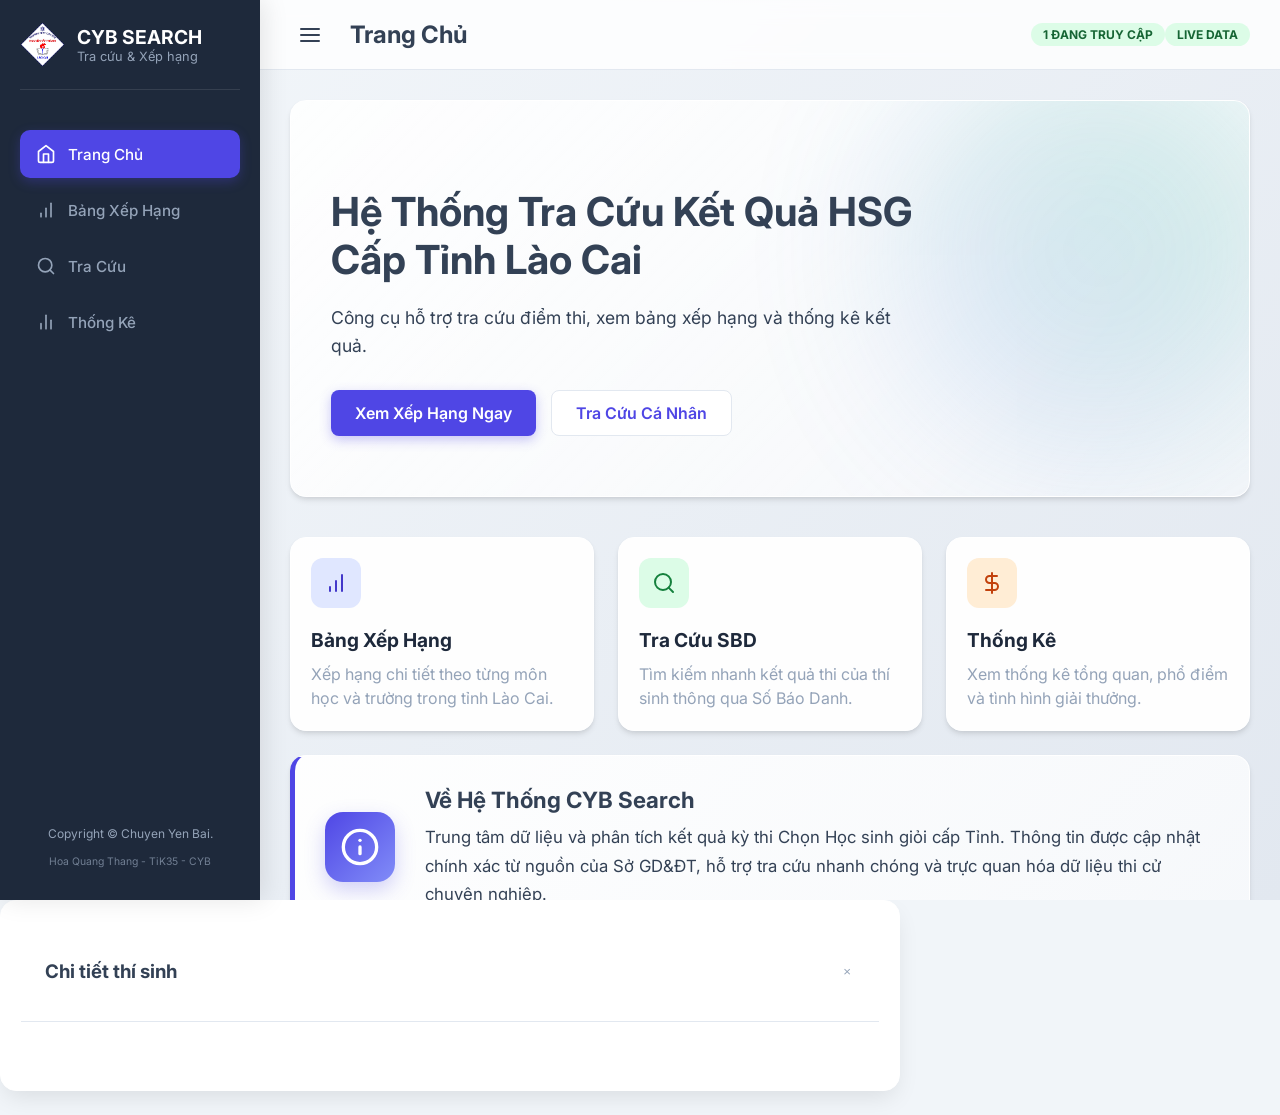
<file: static/home.html>
<!DOCTYPE html>
<html lang="vi">

<head>
    <meta charset="UTF-8">
    <meta name="viewport" content="width=device-width, initial-scale=1.0">
    <title>Trang Chủ - HSGQG Dashboard</title>
    <link href="https://fonts.googleapis.com/css2?family=Inter:wght@400;500;600;700&display=swap" rel="stylesheet">
    <link rel="stylesheet" href="/static/style.css">
</head>

<body>
    <div class="app-container">
        <!-- Sidebar -->
        <aside class="sidebar" id="sidebar">
            <div class="brand">
                <div class="brand-icon" style="padding: 0; background: transparent;">
                    <img src="/static/logo_cyb.png" alt="Logo"
                        style="width: 100%; height: 100%; object-fit: contain; border-radius: 12px;">
                </div>
                <div class="brand-text">
                    <h2>CYB SEARCH</h2>
                    <p>Tra cứu & Xếp hạng</p>
                </div>
            </div>

            <nav class="nav-menu">
                <a href="/" class="nav-item active" title="Trang Chủ">
                    <span class="icon">
                        <svg xmlns="http://www.w3.org/2000/svg" width="20" height="20" viewBox="0 0 24 24" fill="none"
                            stroke="currentColor" stroke-width="2" stroke-linecap="round" stroke-linejoin="round">
                            <path d="m3 9 9-7 9 7v11a2 2 0 0 1-2 2H5a2 2 0 0 1-2-2z" />
                            <polyline points="9 22 9 12 15 12 15 22" />
                        </svg>
                    </span>
                    <span class="label">Trang Chủ</span>
                </a>
                <a href="/ranking" class="nav-item" title="Bảng Xếp Hạng">
                    <span class="icon">
                        <svg xmlns="http://www.w3.org/2000/svg" width="20" height="20" viewBox="0 0 24 24" fill="none"
                            stroke="currentColor" stroke-width="2" stroke-linecap="round" stroke-linejoin="round">
                            <line x1="12" y1="20" x2="12" y2="10" />
                            <line x1="18" y1="20" x2="18" y2="4" />
                            <line x1="6" y1="20" x2="6" y2="16" />
                        </svg>
                    </span>
                    <span class="label">Bảng Xếp Hạng</span>
                </a>
                <a href="/search" class="nav-item" title="Tra Cứu">
                    <span class="icon">
                        <svg xmlns="http://www.w3.org/2000/svg" width="20" height="20" viewBox="0 0 24 24" fill="none"
                            stroke="currentColor" stroke-width="2" stroke-linecap="round" stroke-linejoin="round">
                            <circle cx="11" cy="11" r="8" />
                            <line x1="21" y1="21" x2="16.65" y2="16.65" />
                        </svg>
                    </span>
                    <span class="label">Tra Cứu</span>
                </a>
                <a href="/stats" class="nav-item" title="Thống Kê">
                    <span class="icon">
                        <svg xmlns="http://www.w3.org/2000/svg" width="20" height="20" viewBox="0 0 24 24" fill="none"
                            stroke="currentColor" stroke-width="2" stroke-linecap="round" stroke-linejoin="round">
                            <line x1="18" y1="20" x2="18" y2="10"></line>
                            <line x1="12" y1="20" x2="12" y2="4"></line>
                            <line x1="6" y1="20" x2="6" y2="14"></line>
                        </svg>
                    </span>
                    <span class="label">Thống Kê</span>
                </a>
            </nav>

            <div class="sidebar-footer">
                <p class="footer-text">Copyright © Chuyen Yen Bai.</p>
                <p class="footer-text" style="font-size: 0.65rem; margin-top: 2px; opacity: 0.7;">Hoa Quang Thang -
                    TiK35 - CYB</p>
            </div>
        </aside>

        <!-- Main Content -->
        <main class="main-content">
            <header class="top-bar">
                <div class="left-header">
                    <button id="toggle-sidebar" class="icon-btn">
                        <svg width="24" height="24" viewBox="0 0 24 24" fill="none" stroke="currentColor"
                            stroke-width="2" stroke-linecap="round" stroke-linejoin="round">
                            <line x1="3" y1="12" x2="21" y2="12"></line>
                            <line x1="3" y1="6" x2="21" y2="6"></line>
                            <line x1="3" y1="18" x2="21" y2="18"></line>
                        </svg>
                    </button>
                    <h2 id="page-title">Trang Chủ</h2>
                </div>
                <div class="user-info" style="display:flex; align-items:center">
                    <span class="badge online-badge">
                        <span class="online-indicator"></span>
                        <span id="online-count">1</span> đang truy cập
                    </span>
                    <span class="badge">Live Data</span>
                </div>
            </header>

            <div class="content-view active-view">
                <div class="intro-hero glass-panel">
                    <div class="hero-content">
                        <h1>Hệ Thống Tra Cứu Kết Quả HSG Cấp Tỉnh Lào Cai</h1>
                        <p>Công cụ hỗ trợ tra cứu điểm thi, xem bảng xếp hạng và thống kê kết quả.</p>
                        <div class="hero-actions">
                            <a href="/ranking" class="btn primary-btn" style="text-decoration:none">Xem Xếp Hạng
                                Ngay</a>
                            <a href="/search" class="btn secondary-btn" style="text-decoration:none">Tra Cứu Cá Nhân</a>
                        </div>
                    </div>
                    <div class="hero-decoration">
                        <div class="blob"></div>
                    </div>
                </div>

                <div class="features-grid">
                    <a href="/ranking" class="feature-card glass-panel"
                        style="text-decoration:none; color:inherit; cursor:pointer">
                        <div class="feature-icon" style="background: #e0e7ff; color: #4338ca;">
                            <svg xmlns="http://www.w3.org/2000/svg" width="24" height="24" viewBox="0 0 24 24"
                                fill="none" stroke="currentColor" stroke-width="2" stroke-linecap="round"
                                stroke-linejoin="round">
                                <line x1="12" y1="20" x2="12" y2="10" />
                                <line x1="18" y1="20" x2="18" y2="4" />
                                <line x1="6" y1="20" x2="6" y2="16" />
                            </svg>
                        </div>
                        <h3>Bảng Xếp Hạng</h3>
                        <p>Xếp hạng chi tiết theo từng môn học và trường trong tỉnh Lào Cai.</p>
                    </a>
                    <a href="/search" class="feature-card glass-panel"
                        style="text-decoration:none; color:inherit; cursor:pointer">
                        <div class="feature-icon" style="background: #dcfce7; color: #15803d;">
                            <svg xmlns="http://www.w3.org/2000/svg" width="24" height="24" viewBox="0 0 24 24"
                                fill="none" stroke="currentColor" stroke-width="2" stroke-linecap="round"
                                stroke-linejoin="round">
                                <circle cx="11" cy="11" r="8" />
                                <line x1="21" y1="21" x2="16.65" y2="16.65" />
                            </svg>
                        </div>
                        <h3>Tra Cứu SBD</h3>
                        <p>Tìm kiếm nhanh kết quả thi của thí sinh thông qua Số Báo Danh.</p>
                    </a>
                    <a href="/stats" class="feature-card glass-panel"
                        style="text-decoration:none; color:inherit; cursor:pointer">
                        <div class="feature-icon" style="background: #ffedd5; color: #c2410c;">
                            <svg xmlns="http://www.w3.org/2000/svg" width="24" height="24" viewBox="0 0 24 24"
                                fill="none" stroke="currentColor" stroke-width="2" stroke-linecap="round"
                                stroke-linejoin="round">
                                <path d="M12 2v20" />
                                <path d="M17 5H9.5a3.5 3.5 0 0 0 0 7h5a3.5 3.5 0 0 1 0 7H6" />
                            </svg>
                        </div>
                        <h3>Thống Kê</h3>
                        <p>Xem thống kê tổng quan, phổ điểm và tình hình giải thưởng.</p>
                    </a>
                </div>

                <!-- System Info Banner -->
                <div class="system-banner glass-panel">
                    <div class="banner-icon">
                        <svg xmlns="http://www.w3.org/2000/svg" width="40" height="40" viewBox="0 0 24 24" fill="none"
                            stroke="currentColor" stroke-width="2" stroke-linecap="round" stroke-linejoin="round">
                            <circle cx="12" cy="12" r="10"></circle>
                            <path d="M12 16v-4"></path>
                            <path d="M12 8h.01"></path>
                        </svg>
                    </div>
                    <div class="banner-content">
                        <h3>Về Hệ Thống CYB Search</h3>
                        <p>Trung tâm dữ liệu và phân tích kết quả kỳ thi Chọn Học sinh giỏi cấp Tỉnh. Thông tin được cập nhật chính xác từ nguồn của Sở GD&ĐT, hỗ trợ tra cứu nhanh chóng và trực quan hóa dữ liệu thi cử chuyên nghiệp.</p>
                    </div>
                </div>

                <!-- Quick Stats Overview -->
                <div class="stats-overview">
                    <h2 class="section-title">Tổng Quan Thống Kê</h2>
                    <div class="stats-grid-home">
                        <div class="stat-card glass-panel">
                            <div class="stat-icon"
                                style="background: linear-gradient(135deg, #667eea 0%, #764ba2 100%);">
                                <svg xmlns="http://www.w3.org/2000/svg" width="24" height="24" viewBox="0 0 24 24"
                                    fill="none" stroke="currentColor" stroke-width="2">
                                    <path d="M17 21v-2a4 4 0 0 0-4-4H5a4 4 0 0 0-4 4v2"></path>
                                    <circle cx="9" cy="7" r="4"></circle>
                                    <path d="M23 21v-2a4 4 0 0 0-3-3.87"></path>
                                    <path d="M16 3.13a4 4 0 0 1 0 7.75"></path>
                                </svg>
                            </div>
                            <div class="stat-info">
                                <div class="stat-label">Tổng Thí Sinh</div>
                                <div class="stat-value">3,000+</div>
                            </div>
                        </div>

                        <div class="stat-card glass-panel">
                            <div class="stat-icon"
                                style="background: linear-gradient(135deg, #f093fb 0%, #f5576c 100%);">
                                <svg xmlns="http://www.w3.org/2000/svg" width="24" height="24" viewBox="0 0 24 24" fill="none" stroke="currentColor" stroke-width="2" stroke-linecap="round" stroke-linejoin="round">
                                    <path d="M2 3h6a4 4 0 0 1 4 4v14a3 3 0 0 0-3-3H2z"/>
                                    <path d="M22 3h-6a4 4 0 0 0-4 4v14a3 3 0 0 1 3-3h7z"/>
                                </svg>
                            </div>
                            <div class="stat-info">
                                <div class="stat-label">Số Môn Thi</div>
                                <div class="stat-value">14</div>
                            </div>
                        </div>

                        <div class="stat-card glass-panel">
                            <div class="stat-icon"
                                style="background: linear-gradient(135deg, #4facfe 0%, #00f2fe 100%);">
                                <svg xmlns="http://www.w3.org/2000/svg" width="24" height="24" viewBox="0 0 24 24" fill="none" stroke="currentColor" stroke-width="2" stroke-linecap="round" stroke-linejoin="round">
                                    <path d="M20 10c0 6-8 12-8 12s-8-6-8-12a8 8 0 0 1 16 0Z"/>
                                    <circle cx="12" cy="10" r="3"/>
                                </svg>
                            </div>
                            <div class="stat-info">
                                <div class="stat-label">Đơn Vị</div>
                                <div class="stat-value">Lào Cai</div>
                            </div>
                        </div>

                        <div class="stat-card glass-panel">
                            <div class="stat-icon"
                                style="background: linear-gradient(135deg, #43e97b 0%, #38f9d7 100%);">
                                <svg xmlns="http://www.w3.org/2000/svg" width="24" height="24" viewBox="0 0 24 24" fill="none" stroke="currentColor" stroke-width="2" stroke-linecap="round" stroke-linejoin="round">
                                    <circle cx="12" cy="8" r="7"/>
                                    <polyline points="8.21 13.89 7 23 12 20 17 23 15.79 13.88"/>
                                </svg>
                            </div>
                            <div class="stat-info">
                                <div class="stat-label">Số Lượng Giải</div>
                                <div class="stat-value">1,000+</div>
                            </div>
                        </div>
                    </div>
                </div>

                <!-- About Section -->
                <div class="about-section glass-panel">
                    <h2 class="section-title">Về Kỳ Thi HSG Tỉnh Lào Cai</h2>
                    <div class="about-content">
                        <div class="about-text">
                            <p><strong>Kỳ thi Học sinh giỏi cấp Tỉnh</strong> là kỳ thi quan trọng trong hệ thống
                                giáo dục phổ thông, nhằm tìm kiếm và bồi dưỡng những học sinh xuất sắc nhất của tỉnh Lào
                                Cai.</p>
                            <p>Đây là sân chơi học thuật uy tín, nơi các em học sinh có cơ hội thể hiện năng lực và
                                được công nhận tài năng trong các môn học.</p>
                            <ul class="about-features">
                                <li>
                                    <svg width="20" height="20" viewBox="0 0 24 24" fill="none" stroke="currentColor"
                                        stroke-width="2">
                                        <polyline points="20 6 9 17 4 12"></polyline>
                                    </svg>
                                    <span>Tổ chức hàng năm cho học sinh THPT</span>
                                </li>
                                <li>
                                    <svg width="20" height="20" viewBox="0 0 24 24" fill="none" stroke="currentColor"
                                        stroke-width="2">
                                        <polyline points="20 6 9 17 4 12"></polyline>
                                    </svg>
                                    <span>14 môn thi từ khoa học tự nhiên đến xã hội</span>
                                </li>
                                <li>
                                    <svg width="20" height="20" viewBox="0 0 24 24" fill="none" stroke="currentColor"
                                        stroke-width="2">
                                        <polyline points="20 6 9 17 4 12"></polyline>
                                    </svg>
                                    <span>Học sinh xuất sắc được xét tuyển vào các trường chuyên</span>
                                </li>
                            </ul>
                        </div>
                    </div>
                </div>

                <!-- Developer Info -->
                <div class="developer-section glass-panel">
                    <div class="developer-header">
                        <div class="developer-icon">
                            <svg xmlns="http://www.w3.org/2000/svg" width="28" height="28" viewBox="0 0 24 24"
                                fill="none" stroke="currentColor" stroke-width="2">
                                <polyline points="16 18 22 12 16 6"></polyline>
                                <polyline points="8 6 2 12 8 18"></polyline>
                            </svg>
                        </div>
                        <h3>Hệ Thống Được Phát Triển Bởi</h3>
                    </div>
                    <div class="developer-content">
                        <div class="developer-info">
                            <h4>Hòa Quang Thắng</h4>
                            <p class="developer-role">Developer & Data Analyst</p>
                            <p class="developer-school">Học Sinh Trường THPT Chuyên Nguyễn Tất Thành - Tỉnh Lào Cai</p>
                        </div>
                        <div class="developer-links">
                            <a href="https://github.com/HoaThang34" target="_blank" rel="noopener" class="social-link"
                                title="GitHub">
                                <svg width="20" height="20" viewBox="0 0 24 24" fill="currentColor">
                                    <path
                                        d="M12 0c-6.626 0-12 5.373-12 12 0 5.302 3.438 9.8 8.207 11.387.599.111.793-.261.793-.577v-2.234c-3.338.726-4.033-1.416-4.033-1.416-.546-1.387-1.333-1.756-1.333-1.756-1.089-.745.083-.729.083-.729 1.205.084 1.839 1.237 1.839 1.237 1.07 1.834 2.807 1.304 3.492.997.107-.775.418-1.305.762-1.604-2.665-.305-5.467-1.334-5.467-5.931 0-1.311.469-2.381 1.236-3.221-.124-.303-.535-1.524.117-3.176 0 0 1.008-.322 3.301 1.23.957-.266 1.983-.399 3.003-.404 1.02.005 2.047.138 3.006.404 2.291-1.552 3.297-1.23 3.297-1.23.653 1.653.242 2.874.118 3.176.77.84 1.235 1.911 1.235 3.221 0 4.609-2.807 5.624-5.479 5.921.43.372.823 1.102.823 2.222v3.293c0 .319.192.694.801.576 4.765-1.589 8.199-6.086 8.199-11.386 0-6.627-5.373-12-12-12z" />
                                </svg>
                            </a>
                            <a href="https://www.facebook.com/ThGThanG.734" target="_blank" rel="noopener"
                                class="social-link" title="Facebook">
                                <svg width="20" height="20" viewBox="0 0 24 24" fill="currentColor">
                                    <path
                                        d="M24 12.073c0-6.627-5.373-12-12-12s-12 5.373-12 12c0 5.99 4.388 10.954 10.125 11.854v-8.385H7.078v-3.47h3.047V9.43c0-3.007 1.792-4.669 4.533-4.669 1.312 0 2.686.235 2.686.235v2.953H15.83c-1.491 0-1.956.925-1.956 1.874v2.25h3.328l-.532 3.47h-2.796v8.385C19.612 23.027 24 18.062 24 12.073z" />
                                </svg>
                            </a>
                            <a href="hoathang34.09@gmail.com" class="social-link" title="Email">
                                <svg width="20" height="20" viewBox="0 0 24 24" fill="none" stroke="currentColor"
                                    stroke-width="2">
                                    <path
                                        d="M4 4h16c1.1 0 2 .9 2 2v12c0 1.1-.9 2-2 2H4c-1.1 0-2-.9-2-2V6c0-1.1.9-2 2-2z">
                                    </path>
                                    <polyline points="22,6 12,13 2,6"></polyline>
                                </svg>
                            </a>
                        </div>
                    </div>
                    <div class="developer-footer">
                        <p>💡 Hệ thống được xây dựng với mục đích hỗ trợ tra cứu thông tin kết quả thi HSG cấp tỉnh một
                            cách nhanh chóng và tiện lợi.</p>
                    </div>
                </div>
            </div>
        </main>
    </div>

    <!-- Popup Notification -->
    <div id="updateNotification" class="notification-popup">
        <div class="notification-content">
            <div class="notification-header">
                <div class="notification-icon">
                    <svg xmlns="http://www.w3.org/2000/svg" width="28" height="28" viewBox="0 0 24 24" fill="none"
                        stroke="currentColor" stroke-width="2" stroke-linecap="round" stroke-linejoin="round">
                        <circle cx="12" cy="12" r="10"></circle>
                        <line x1="12" y1="16" x2="12" y2="12"></line>
                        <line x1="12" y1="8" x2="12.01" y2="8"></line>
                    </svg>
                </div>
                <button id="closeNotification" class="close-notification-btn" aria-label="Đóng thông báo">
                    <svg xmlns="http://www.w3.org/2000/svg" width="24" height="24" viewBox="0 0 24 24" fill="none"
                        stroke="currentColor" stroke-width="2" stroke-linecap="round" stroke-linejoin="round">
                        <line x1="18" y1="6" x2="6" y2="18"></line>
                        <line x1="6" y1="6" x2="18" y2="18"></line>
                    </svg>
                </button>
            </div>
            <div class="notification-body">
                <h3>Thông Báo Cập Nhật</h3>
                <p>Hệ thống đã hoàn tất cập nhật <strong>kết quả thi HSG cấp tỉnh Lào Cai</strong>.</p>
                <p><strong>Cập Nhật Mới:</strong> Đã cập nhật đầy đủ giải thưởng (Nhất, Nhì, Ba, Khuyến Khích) dựa trên bảng điểm chuẩn chính thức.</p>
                <p class="notification-detail">Bạn có thể tra cứu kết quả đầy đủ tại trang Tra Cứu hoặc xem Bảng Xếp
                    Hạng.</p>
            </div>
            <div class="notification-footer">
                <button id="dismissNotification" class="btn-dismiss">Đã hiểu</button>
            </div>
        </div>
    </div>

    <script src="/static/script.js"></script>
</body>

</html>
</file>
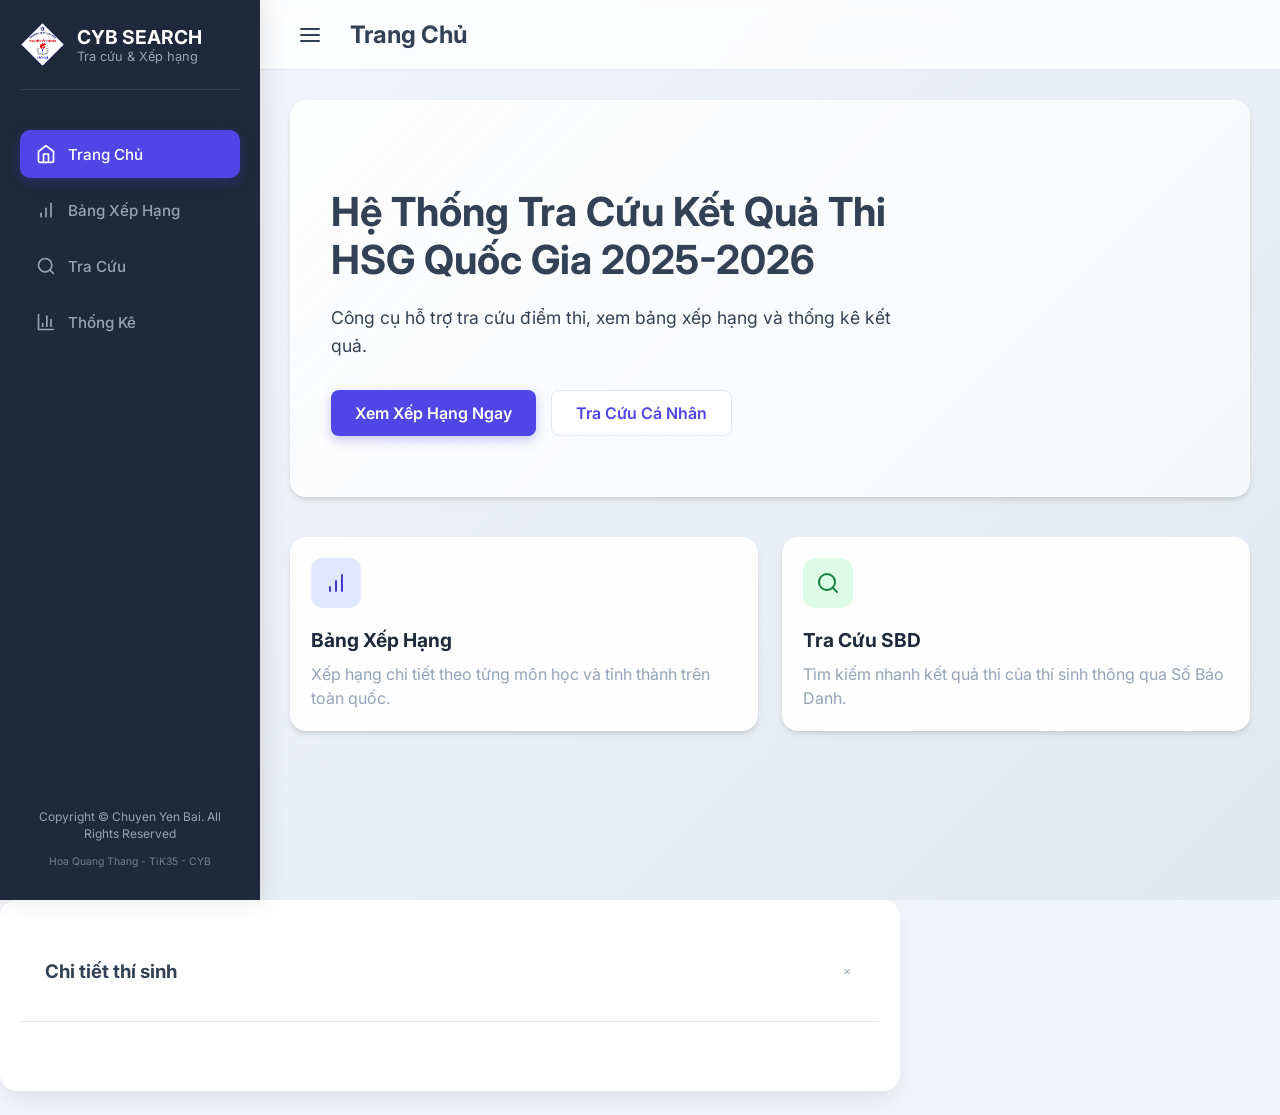
<file: static/intro.html>
<!DOCTYPE html>
<html lang="vi">

<head>
    <meta charset="UTF-8">
    <meta name="viewport" content="width=device-width, initial-scale=1.0">
    <title>Trang Chủ - CYB SEARCH</title>
    <link href="https://fonts.googleapis.com/css2?family=Inter:wght@400;500;600;700&display=swap" rel="stylesheet">
    <link rel="stylesheet" href="/static/style.css">
</head>

<body>
    <div class="app-container">
        <!-- Sidebar -->
        <aside class="sidebar" id="sidebar">
            <div class="brand">
                <div class="brand-icon" style="padding: 0; background: transparent;">
                    <img src="/static/logo_cyb.png" alt="Logo"
                        style="width: 100%; height: 100%; object-fit: contain; border-radius: 12px;">
                </div>
                <div class="brand-text">
                    <h2>CYB SEARCH</h2>
                    <p>Tra cứu & Xếp hạng</p>
                </div>
            </div>

            <nav class="nav-menu">
                <a href="/" class="nav-item active" title="Trang Chủ">
                    <span class="icon">
                        <svg xmlns="http://www.w3.org/2000/svg" width="20" height="20" viewBox="0 0 24 24" fill="none"
                            stroke="currentColor" stroke-width="2" stroke-linecap="round" stroke-linejoin="round">
                            <path d="m3 9 9-7 9 7v11a2 2 0 0 1-2 2H5a2 2 0 0 1-2-2z" />
                            <polyline points="9 22 9 12 15 12 15 22" />
                        </svg>
                    </span>
                    <span class="label">Trang Chủ</span>
                </a>
                <a href="/ranking" class="nav-item" title="Bảng Xếp Hạng">
                    <span class="icon">
                        <svg xmlns="http://www.w3.org/2000/svg" width="20" height="20" viewBox="0 0 24 24" fill="none"
                            stroke="currentColor" stroke-width="2" stroke-linecap="round" stroke-linejoin="round">
                            <line x1="12" y1="20" x2="12" y2="10" />
                            <line x1="18" y1="20" x2="18" y2="4" />
                            <line x1="6" y1="20" x2="6" y2="16" />
                        </svg>
                    </span>
                    <span class="label">Bảng Xếp Hạng</span>
                </a>
                <a href="/search" class="nav-item" title="Tra Cứu">
                    <span class="icon">
                        <svg xmlns="http://www.w3.org/2000/svg" width="20" height="20" viewBox="0 0 24 24" fill="none"
                            stroke="currentColor" stroke-width="2" stroke-linecap="round" stroke-linejoin="round">
                            <circle cx="11" cy="11" r="8" />
                            <line x1="21" y1="21" x2="16.65" y2="16.65" />
                        </svg>
                    </span>
                    <span class="label">Tra Cứu</span>
                </a>
                <a href="/stats" class="nav-item" title="Thống Kê">
                    <span class="icon">
                        <svg xmlns="http://www.w3.org/2000/svg" width="20" height="20" viewBox="0 0 24 24" fill="none"
                            stroke="currentColor" stroke-width="2" stroke-linecap="round" stroke-linejoin="round">
                            <path d="M3 3v18h18" />
                            <path d="M18 17V9" />
                            <path d="M13 17V5" />
                            <path d="M8 17v-3" />
                        </svg>
                    </span>
                    <span class="label">Thống Kê</span>
                </a>
            </nav>

            <div class="sidebar-footer">
                <p class="footer-text">Copyright © Chuyen Yen Bai. All Rights Reserved</p>
                <p class="footer-text" style="font-size: 0.65rem; margin-top: 2px; opacity: 0.7;">Hoa Quang Thang -
                    TiK35 - CYB</p>
            </div>
        </aside>

        <!-- Main Content -->
        <main class="main-content">
            <header class="top-bar">
                <div class="left-header">
                    <button id="toggle-sidebar" class="icon-btn">
                        <svg width="24" height="24" viewBox="0 0 24 24" fill="none" stroke="currentColor"
                            stroke-width="2" stroke-linecap="round" stroke-linejoin="round">
                            <line x1="3" y1="12" x2="21" y2="12"></line>
                            <line x1="3" y1="6" x2="21" y2="6"></line>
                            <line x1="3" y1="18" x2="21" y2="18"></line>
                        </svg>
                    </button>
                    <h2 id="page-title">Trang Chủ</h2>
                </div>
            </header>

            <div class="content-view active-view">
                <div class="intro-hero glass-panel">
                    <div class="hero-content">
                        <h1>Hệ Thống Tra Cứu Kết Quả Thi HSG Quốc Gia 2025-2026</h1>
                        <p>Công cụ hỗ trợ tra cứu điểm thi, xem bảng xếp hạng và thống kê kết quả.</p>
                        <div class="hero-actions">
                            <a href="/ranking" class="btn primary-btn">Xem Xếp Hạng Ngay</a>
                            <a href="/search" class="btn secondary-btn">Tra Cứu Cá Nhân</a>
                        </div>
                    </div>
                </div>

                <div class="features-grid">
                    <a href="/ranking" class="feature-card glass-panel" style="text-decoration: none; display: block;">
                        <div class="feature-icon" style="background: #e0e7ff; color: #4338ca;">
                            <svg xmlns="http://www.w3.org/2000/svg" width="24" height="24" viewBox="0 0 24 24"
                                fill="none" stroke="currentColor" stroke-width="2" stroke-linecap="round"
                                stroke-linejoin="round">
                                <line x1="12" y1="20" x2="12" y2="10" />
                                <line x1="18" y1="20" x2="18" y2="4" />
                                <line x1="6" y1="20" x2="6" y2="16" />
                            </svg>
                        </div>
                        <h3>Bảng Xếp Hạng</h3>
                        <p>Xếp hạng chi tiết theo từng môn học và tỉnh thành trên toàn quốc.</p>
                    </a>
                    <a href="/search" class="feature-card glass-panel" style="text-decoration: none; display: block;">
                        <div class="feature-icon" style="background: #dcfce7; color: #15803d;">
                            <svg xmlns="http://www.w3.org/2000/svg" width="24" height="24" viewBox="0 0 24 24"
                                fill="none" stroke="currentColor" stroke-width="2" stroke-linecap="round"
                                stroke-linejoin="round">
                                <circle cx="11" cy="11" r="8" />
                                <line x1="21" y1="21" x2="16.65" y2="16.65" />
                            </svg>
                        </div>
                        <h3>Tra Cứu SBD</h3>
                        <p>Tìm kiếm nhanh kết quả thi của thí sinh thông qua Số Báo Danh.</p>
                    </a>
                </div>
            </div>
        </main>
    </div>
    <script src="/static/script.js"></script>
</body>

</html>
</file>
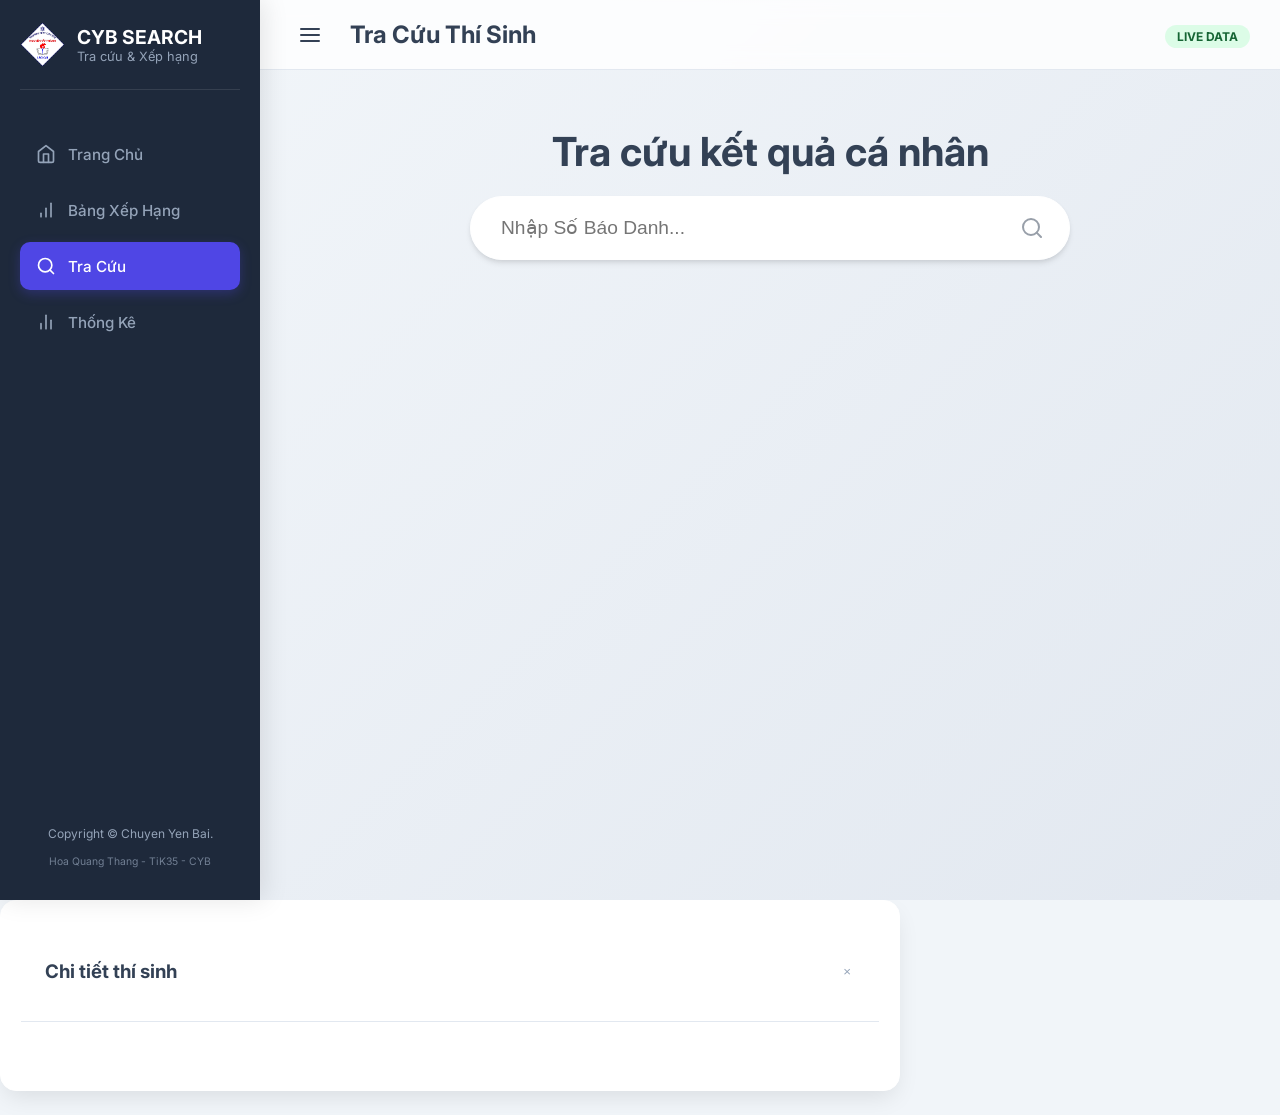
<file: static/search.html>
<!DOCTYPE html>
<html lang="vi">

<head>
    <meta charset="UTF-8">
    <meta name="viewport" content="width=device-width, initial-scale=1.0">
    <title>Tra Cứu - HSGQG Dashboard</title>
    <link href="https://fonts.googleapis.com/css2?family=Inter:wght@400;500;600;700&display=swap" rel="stylesheet">
    <link rel="stylesheet" href="/static/style.css">
</head>

<body>
    <div class="app-container">
        <!-- Sidebar -->
        <aside class="sidebar" id="sidebar">
            <div class="brand">
                <div class="brand-icon" style="padding: 0; background: transparent;">
                    <img src="/static/logo_cyb.png" alt="Logo"
                        style="width: 100%; height: 100%; object-fit: contain; border-radius: 12px;">
                </div>
                <div class="brand-text">
                    <h2>CYB SEARCH</h2>
                    <p>Tra cứu & Xếp hạng</p>
                </div>
            </div>

            <nav class="nav-menu">
                <a href="/" class="nav-item" title="Trang Chủ">
                    <span class="icon">
                        <svg xmlns="http://www.w3.org/2000/svg" width="20" height="20" viewBox="0 0 24 24" fill="none"
                            stroke="currentColor" stroke-width="2" stroke-linecap="round" stroke-linejoin="round">
                            <path d="m3 9 9-7 9 7v11a2 2 0 0 1-2 2H5a2 2 0 0 1-2-2z" />
                            <polyline points="9 22 9 12 15 12 15 22" />
                        </svg>
                    </span>
                    <span class="label">Trang Chủ</span>
                </a>
                <a href="/ranking" class="nav-item" title="Bảng Xếp Hạng">
                    <span class="icon">
                        <svg xmlns="http://www.w3.org/2000/svg" width="20" height="20" viewBox="0 0 24 24" fill="none"
                            stroke="currentColor" stroke-width="2" stroke-linecap="round" stroke-linejoin="round">
                            <line x1="12" y1="20" x2="12" y2="10" />
                            <line x1="18" y1="20" x2="18" y2="4" />
                            <line x1="6" y1="20" x2="6" y2="16" />
                        </svg>
                    </span>
                    <span class="label">Bảng Xếp Hạng</span>
                </a>
                <a href="/search" class="nav-item active" title="Tra Cứu">
                    <span class="icon">
                        <svg xmlns="http://www.w3.org/2000/svg" width="20" height="20" viewBox="0 0 24 24" fill="none"
                            stroke="currentColor" stroke-width="2" stroke-linecap="round" stroke-linejoin="round">
                            <circle cx="11" cy="11" r="8" />
                            <line x1="21" y1="21" x2="16.65" y2="16.65" />
                        </svg>
                    </span>
                    <span class="label">Tra Cứu</span>
                </a>
                <a href="/stats" class="nav-item" title="Thống Kê">
                    <span class="icon">
                        <svg xmlns="http://www.w3.org/2000/svg" width="20" height="20" viewBox="0 0 24 24" fill="none"
                            stroke="currentColor" stroke-width="2" stroke-linecap="round" stroke-linejoin="round">
                            <line x1="18" y1="20" x2="18" y2="10"></line>
                            <line x1="12" y1="20" x2="12" y2="4"></line>
                            <line x1="6" y1="20" x2="6" y2="14"></line>
                        </svg>
                    </span>
                    <span class="label">Thống Kê</span>
                </a>
            </nav>

            <div class="sidebar-footer">
                <p class="footer-text">Copyright © Chuyen Yen Bai.</p>
                <p class="footer-text" style="font-size: 0.65rem; margin-top: 2px; opacity: 0.7;">Hoa Quang Thang -
                    TiK35 - CYB</p>
            </div>
        </aside>

        <!-- Main Content -->
        <main class="main-content">
            <header class="top-bar">
                <div class="left-header">
                    <button id="toggle-sidebar" class="icon-btn">
                        <svg width="24" height="24" viewBox="0 0 24 24" fill="none" stroke="currentColor"
                            stroke-width="2" stroke-linecap="round" stroke-linejoin="round">
                            <line x1="3" y1="12" x2="21" y2="12"></line>
                            <line x1="3" y1="6" x2="21" y2="6"></line>
                            <line x1="3" y1="18" x2="21" y2="18"></line>
                        </svg>
                    </button>
                    <h2 id="page-title">Tra Cứu Thí Sinh</h2>
                </div>
                <div class="user-info">
                    <span class="badge">Live Data</span>
                </div>
            </header>

            <div class="content-view active-view">
                <div class="search-hero">
                    <h1>Tra cứu kết quả cá nhân</h1>
                    <div class="search-input-wrapper glass-panel">
                        <input type="text" id="search-input" placeholder="Nhập Số Báo Danh..."
                            onkeyup="handleSearch(this.value)">
                        <span class="search-icon">
                            <svg xmlns="http://www.w3.org/2000/svg" width="24" height="24" viewBox="0 0 24 24"
                                fill="none" stroke="currentColor" stroke-width="2" stroke-linecap="round"
                                stroke-linejoin="round">
                                <circle cx="11" cy="11" r="8" />
                                <line x1="21" y1="21" x2="16.65" y2="16.65" />
                            </svg>
                        </span>
                    </div>
                </div>

                <div id="search-results" class="results-grid">
                    <!-- JS Injection -->
                </div>
            </div>
        </main>
    </div>
    <script src="/static/script.js"></script>
</body>

</html>
</file>
<file: static/style.css>
﻿:root {
    --primary: #4f46e5;
    --primary-light: #818cf8;
    --secondary: #10b981;
    --bg-dark: #0f172a;
    --bg-light: #f1f5f9;
    --sidebar-bg: #1e293b;
    --text-main: #334155;
    --text-light: #94a3b8;
    --glass: rgba(255, 255, 255, 0.95);
    --border: #e2e8f0;
    --shadow: 0 4px 6px -1px rgba(0, 0, 0, 0.1), 0 2px 4px -1px rgba(0, 0, 0, 0.06);
    --sidebar-width: 260px;
    --sidebar-collapsed-width: 70px;
}

/* ==========================================
   ANIMATION KEYFRAMES
   ========================================== */
@keyframes fadeInUp {
    from {
        opacity: 0;
        transform: translateY(30px);
    }

    to {
        opacity: 1;
        transform: translateY(0);
    }
}

@keyframes fadeInDown {
    from {
        opacity: 0;
        transform: translateY(-30px);
    }

    to {
        opacity: 1;
        transform: translateY(0);
    }
}

@keyframes slideInLeft {
    from {
        opacity: 0;
        transform: translateX(-50px);
    }

    to {
        opacity: 1;
        transform: translateX(0);
    }
}

@keyframes slideInRight {
    from {
        opacity: 0;
        transform: translateX(50px);
    }

    to {
        opacity: 1;
        transform: translateX(0);
    }
}

@keyframes scaleIn {
    from {
        opacity: 0;
        transform: scale(0.9);
    }

    to {
        opacity: 1;
        transform: scale(1);
    }
}

@keyframes pulse {

    0%,
    100% {
        transform: scale(1);
    }

    50% {
        transform: scale(1.05);
    }
}

@keyframes float {

    0%,
    100% {
        transform: translateY(0px);
    }

    50% {
        transform: translateY(-10px);
    }
}

* {
    box-sizing: border-box;
}

body {
    margin: 0;
    font-family: 'Inter', sans-serif;
    background-color: var(--bg-light);
    color: var(--text-main);
    overflow: hidden;
}

.app-container {
    display: flex;
    height: 100vh;
    position: relative;
    /* Added for mobile absolute positioning context */
}

/* Sidebar */
.sidebar {
    width: var(--sidebar-width);
    background-color: var(--sidebar-bg);
    color: white;
    display: flex;
    flex-direction: column;
    padding: 20px;
    box-shadow: 4px 0 24px rgba(0, 0, 0, 0.1);
    z-index: 50;
    /* Higher z-index for mobile overlay */
    transition: width 0.4s cubic-bezier(0.25, 0.8, 0.25, 1), transform 0.3s cubic-bezier(0.25, 0.8, 0.25, 1);
    white-space: nowrap;
    overflow: hidden;
}

.sidebar.collapsed {
    width: var(--sidebar-collapsed-width);
    padding: 20px 10px;
}

/* Sidebar Text Animation */
.brand-text,
.label,
.sidebar-footer {
    opacity: 1;
    transform: translateX(0);
    transition: opacity 0.2s ease-out, transform 0.2s ease-out;
}

.sidebar.collapsed .brand-text,
.sidebar.collapsed .label,
.sidebar.collapsed .sidebar-footer {
    opacity: 0;
    transform: translateX(-10px);
    pointer-events: none;
    position: absolute;
    visibility: hidden;
    transition: opacity 0.1s ease-in, transform 0.1s ease-in, visibility 0s linear 0.1s;
}

.sidebar.collapsed .brand {
    justify-content: center;
}

.sidebar.collapsed .nav-item {
    justify-content: center;
    padding: 14px 0;
}

.sidebar.collapsed .brand-icon {
    margin: 0;
}

.brand {
    display: flex;
    align-items: center;
    gap: 12px;
    margin-bottom: 40px;
    padding-bottom: 20px;
    border-bottom: 1px solid rgba(255, 255, 255, 0.1);
    height: 70px;
}

.brand-icon {
    background: rgba(255, 255, 255, 0.1);
    min-width: 45px;
    height: 45px;
    display: flex;
    align-items: center;
    justify-content: center;
    border-radius: 12px;
}

.brand h2 {
    margin: 0;
    font-size: 1.2rem;
    font-weight: 700;
}

.brand p {
    margin: 0;
    font-size: 0.8rem;
    color: var(--text-light);
}

.nav-item {
    background: transparent;
    border: none;
    width: 100%;
    color: var(--text-light);
    padding: 14px 16px;
    text-align: left;
    margin-bottom: 8px;
    border-radius: 10px;
    cursor: pointer;
    display: flex;
    align-items: center;
    gap: 12px;
    font-size: 0.95rem;
    font-weight: 500;
    transition: all 0.2s;
    text-decoration: none;
}

.nav-item:hover {
    background: rgba(255, 255, 255, 0.05);
    color: white;
}

.nav-item.active {
    background: var(--primary);
    color: white;
    box-shadow: 0 4px 12px rgba(79, 70, 229, 0.3);
}

.icon {
    display: flex;
    align-items: center;
    justify-content: center;
}

.sidebar-footer {
    margin-top: auto;
    font-size: 0.75rem;
    color: var(--text-light);
    text-align: center;
    white-space: normal;
    padding: 0 5px;
    line-height: 1.4;
}

/* Main Content */
.main-content {
    flex: 1;
    display: flex;
    flex-direction: column;
    overflow: hidden;
    background: linear-gradient(135deg, #f1f5f9 0%, #e2e8f0 100%);
    transition: margin-left 0.3s;
}

.top-bar {
    height: 70px;
    padding: 0 30px;
    display: flex;
    align-items: center;
    justify-content: space-between;
    background: rgba(255, 255, 255, 0.8);
    backdrop-filter: blur(10px);
    border-bottom: 1px solid var(--border);
}

.left-header {
    display: flex;
    align-items: center;
    gap: 20px;
}

.icon-btn {
    background: transparent;
    border: none;
    cursor: pointer;
    color: var(--text-main);
    padding: 8px;
    border-radius: 8px;
    display: flex;
    align-items: center;
    justify-content: center;
}

.icon-btn:hover {
    background: rgba(0, 0, 0, 0.05);
}

.top-bar h2 {
    font-size: 1.5rem;
    font-weight: 700;
    color: var(--text-main);
    margin: 0;
}

.badge {
    background: #dcfce7;
    color: #166534;
    padding: 4px 12px;
    border-radius: 20px;
    font-size: 0.75rem;
    font-weight: 700;
    text-transform: uppercase;
}

.content-view {
    padding: 30px;
    overflow-y: auto;
    height: calc(100vh - 70px);
}

/* Components */
.glass-panel {
    background: var(--glass);
    border-radius: 16px;
    border: 1px solid white;
    box-shadow: var(--shadow);
    padding: 20px;
    margin-bottom: 24px;
}

.controls-card {
    display: grid;
    grid-template-columns: repeat(auto-fit, minmax(200px, 1fr));
    gap: 20px;
    align-items: end;
}

.control-group {
    display: flex;
    flex-direction: column;
    gap: 8px;
}

.control-group label {
    font-size: 0.85rem;
    font-weight: 600;
    color: var(--text-light);
}

select,
input {
    padding: 10px 14px;
    border: 1px solid var(--border);
    border-radius: 8px;
    font-size: 0.95rem;
    outline: none;
    background: #f8fafc;
    transition: border-color 0.2s;
    width: 100%;
    /* Full width for better mobile behavior */
}

select:focus,
input:focus {
    border-color: var(--primary);
    box-shadow: 0 0 0 3px rgba(79, 70, 229, 0.1);
}

/* Table */
.table-wrapper {
    padding: 0;
    overflow: hidden;
    /* Hide overflow on wrapper itself, handle with overflow-x on container if needed */
}

/* Responsive Table Wrapper specifically */
.table-responsive {
    overflow-x: auto;
    -webkit-overflow-scrolling: touch;
}

table {
    width: 100%;
    border-collapse: collapse;
}

th {
    background: #f8fafc;
    padding: 16px 20px;
    text-align: left;
    font-weight: 600;
    color: var(--text-light);
    font-size: 0.85rem;
    text-transform: uppercase;
    letter-spacing: 0.5px;
    white-space: nowrap;
    /* Prevent headers wrapping too aggressively */
}

td {
    padding: 16px 20px;
    border-top: 1px solid var(--border);
    font-size: 0.95rem;
}

tr:hover {
    background-color: #f8fafc;
}

.text-right {
    text-align: right;
}

.text-center {
    text-align: center;
}

/* Badges */
.table-rank-badge {
    background: #e0e7ff;
    color: #3730a3;
    font-weight: 700;
    font-size: 0.9rem;
    width: 32px;
    height: 32px;
    display: inline-flex;
    align-items: center;
    justify-content: center;
    border-radius: 50%;
}

.prize-badge {
    padding: 6px 14px;
    border-radius: 30px;
    font-size: 0.8rem;
    font-weight: 700;
    display: inline-block;
    white-space: nowrap;
}

.prize-1 {
    background: linear-gradient(135deg, #fee2e2, #fecaca);
    color: #991b1b;
}

.prize-2 {
    background: linear-gradient(135deg, #ffedd5, #fed7aa);
    color: #9a3412;
}

.prize-3 {
    background: linear-gradient(135deg, #fef9c3, #fde047);
    color: #854d0e;
}

.prize-mk {
    background: linear-gradient(135deg, #dbeafe, #bfdbfe);
    color: #1e40af;
}

/* Search Page */
.search-hero {
    text-align: center;
    margin-bottom: 40px;
}

.search-hero h1 {
    font-size: 2.5rem;
    color: var(--text-main);
    margin-bottom: 20px;
}

.search-input-wrapper {
    max-width: 600px;
    margin: 0 auto;
    position: relative;
    padding: 0;
    border-radius: 50px;
    overflow: hidden;
}

.search-input-wrapper input {
    width: 100%;
    border: none;
    padding: 20px 30px;
    padding-right: 60px;
    font-size: 1.2rem;
    background: white;
}

.search-icon {
    position: absolute;
    right: 25px;
    top: 50%;
    transform: translateY(-50%);
    opacity: 0.5;
    display: flex;
}

.results-grid {
    display: grid;
    grid-template-columns: repeat(auto-fill, minmax(320px, 1fr));
    gap: 24px;
}

.result-card {
    background: white;
    border-radius: 16px;
    padding: 24px;
    box-shadow: var(--shadow);
    border: 1px solid white;
    transition: transform 0.2s;
}

.result-card:hover {
    transform: translateY(-5px);
    border-color: var(--primary-light);
}

.card-top {
    display: flex;
    justify-content: space-between;
    margin-bottom: 20px;
}

.sbd-tag {
    background: var(--bg-dark);
    color: white;
    padding: 4px 10px;
    border-radius: 6px;
    font-family: monospace;
    font-weight: 700;
}

.score-big {
    font-size: 2rem;
    font-weight: 800;
    color: var(--primary);
    line-height: 1;
}

.info-row {
    display: flex;
    justify-content: space-between;
    margin-bottom: 10px;
    font-size: 0.9rem;
    padding-bottom: 10px;
    border-bottom: 1px dashed var(--border);
}

.info-row:last-child {
    border: none;
    margin: 0;
    padding: 0;
}

.info-label {
    color: var(--text-light);
}


/* Home Page Styles */
.intro-hero {
    padding: 60px 40px;
    display: flex;
    align-items: center;
    justify-content: space-between;
    position: relative;
    overflow: hidden;
    margin-bottom: 40px;
    background: linear-gradient(135deg, rgba(255, 255, 255, 0.9), rgba(255, 255, 255, 0.6));
    animation: fadeInUp 0.8s ease-out;
}

.hero-content {
    max-width: 600px;
    z-index: 2;
}

.hero-content h1 {
    font-size: 2.5rem;
    color: var(--primary-dark);
    margin-bottom: 20px;
    line-height: 1.2;
}

.hero-content p {
    font-size: 1.1rem;
    color: var(--text-main);
    margin-bottom: 30px;
    line-height: 1.6;
}

.hero-actions {
    display: flex;
    gap: 15px;
    flex-wrap: wrap;
    /* Allow wrapping on small screens */
}

.btn {
    padding: 12px 24px;
    border-radius: 8px;
    font-size: 1rem;
    font-weight: 600;
    cursor: pointer;
    transition: transform 0.2s, box-shadow 0.2s;
    border: none;
    text-decoration: none;
    display: inline-flex;
    align-items: center;
    justify-content: center;
    min-height: 44px;
    /* Touch target size */
}

.btn:active {
    transform: scale(0.98);
}

.primary-btn {
    background: var(--primary);
    color: white;
    box-shadow: 0 4px 12px rgba(79, 70, 229, 0.3);
}

.primary-btn:hover {
    background: #4338ca;
}

.secondary-btn {
    background: white;
    color: var(--primary);
    border: 1px solid var(--border);
}

.secondary-btn:hover {
    background: #f8fafc;
    border-color: var(--primary);
}

.hero-decoration {
    position: absolute;
    right: -50px;
    top: -50px;
    width: 400px;
    height: 400px;
    background: linear-gradient(45deg, var(--primary-light), var(--secondary));
    border-radius: 50%;
    filter: blur(80px);
    opacity: 0.2;
    z-index: 1;
}

/* System Infomation Banner */
.system-banner {
    display: flex;
    align-items: center;
    gap: 30px;
    padding: 30px;
    background: linear-gradient(135deg, rgba(255, 255, 255, 0.95), rgba(248, 250, 252, 0.9));
    border-left: 5px solid var(--primary);
    margin-bottom: 40px;
}

.banner-icon {
    background: linear-gradient(135deg, var(--primary), var(--primary-light));
    color: white;
    width: 70px;
    height: 70px;
    border-radius: 18px;
    display: flex;
    align-items: center;
    justify-content: center;
    flex-shrink: 0;
    box-shadow: 0 8px 20px rgba(79, 70, 229, 0.25);
}

.banner-content h3 {
    margin: 0 0 10px 0;
    font-size: 1.4rem;
    color: var(--primary-dark);
}

.banner-content p {
    margin: 0;
    color: var(--text-main);
    line-height: 1.7;
    font-size: 1.05rem;
}

/* Home Stats Overview */
.section-title {
    font-size: 1.5rem;
    font-weight: 700;
    color: var(--text-main);
    margin: 0 0 24px 0;
    position: relative;
    padding-left: 15px;
}

.section-title::before {
    content: '';
    position: absolute;
    left: 0;
    top: 50%;
    transform: translateY(-50%);
    width: 4px;
    height: 24px;
    background: var(--primary);
    border-radius: 2px;
}

.stats-grid-home {
    display: grid;
    grid-template-columns: repeat(auto-fit, minmax(260px, 1fr));
    gap: 20px;
    margin-bottom: 40px;
}

.stat-card {
    display: flex;
    align-items: center;
    gap: 20px;
    padding: 24px;
    transition: transform 0.3s cubic-bezier(0.34, 1.56, 0.64, 1), box-shadow 0.3s;
}

.stat-card:hover {
    transform: translateY(-5px);
    box-shadow: 0 12px 24px rgba(0, 0, 0, 0.08);
}

.stat-icon {
    width: 60px;
    height: 60px;
    border-radius: 14px;
    display: flex;
    align-items: center;
    justify-content: center;
    color: white;
    flex-shrink: 0;
}

.stat-info {
    display: flex;
    flex-direction: column;
}

.stat-label {
    font-size: 0.95rem;
    font-weight: 600;
    color: var(--text-light);
    margin-bottom: 4px;
}

.stat-value {
    font-size: 1.6rem;
    font-weight: 800;
    color: var(--text-main);
}

.features-grid {
    display: grid;
    grid-template-columns: repeat(auto-fit, minmax(280px, 1fr));
    gap: 24px;
}

.feature-card {
    transition: transform 0.3s, border-color 0.3s, box-shadow 0.3s;
    cursor: pointer;
    display: block;
    text-decoration: none;
    animation: scaleIn 0.6s ease-out backwards;
}

.feature-card:nth-child(1) {
    animation-delay: 0.1s;
}

.feature-card:nth-child(2) {
    animation-delay: 0.2s;
}

.feature-card:nth-child(3) {
    animation-delay: 0.3s;
}

.feature-card:hover {
    transform: translateY(-8px) scale(1.02);
    border-color: var(--primary-light);
    box-shadow: 0 12px 24px rgba(79, 70, 229, 0.15);
}

.feature-icon {
    width: 50px;
    height: 50px;
    border-radius: 12px;
    display: flex;
    align-items: center;
    justify-content: center;
    margin-bottom: 20px;
}

.feature-card h3 {
    margin: 0 0 10px 0;
    font-size: 1.2rem;
    color: #1e293b;
}

.feature-card p {
    margin: 0;
    color: var(--text-light);
    line-height: 1.5;
}

/* Ranking Grid Layout */
.ranking-layout {
    display: grid;
    grid-template-columns: 1fr 300px;
    gap: 24px;
    height: 100%;
    overflow: hidden;
}

/* Ranking Main Content */
.ranking-main {
    display: flex;
    flex-direction: column;
    min-width: 0;
    height: 100%;
    overflow-y: auto;
    padding-right: 5px;
}

/* Stats Sidebar */
.ranking-sidebar {
    height: 100%;
    overflow-y: auto;
    padding-right: 5px;
}

.stats-card {
    background: rgba(255, 255, 255, 0.8);
    backdrop-filter: blur(12px);
    -webkit-backdrop-filter: blur(12px);
    border: 1px solid rgba(255, 255, 255, 0.3);
    border-radius: 16px;
    padding: 20px;
    margin-bottom: 20px;
    box-shadow: 0 4px 6px -1px rgba(0, 0, 0, 0.05);
}

.stats-card h3 {
    margin: 0 0 16px 0;
    font-size: 1.1rem;
    color: var(--primary-dark);
    display: flex;
    align-items: center;
    gap: 10px;
}

.stats-row {
    display: flex;
    justify-content: space-between;
    margin-bottom: 12px;
    font-size: 0.95rem;
    color: var(--text-main);
}

.stats-row span:last-child {
    font-weight: 600;
}

.stat-divider {
    height: 1px;
    background: var(--border);
    margin: 12px 0;
}

.school-item {
    display: flex;
    justify-content: space-between;
    align-items: center;
    margin-bottom: 10px;
}

.school-name {
    font-size: 0.9rem;
    color: var(--text-main);
    white-space: nowrap;
    overflow: hidden;
    text-overflow: ellipsis;
    max-width: 200px;
}

.school-count {
    background: var(--primary-light);
    color: white;
    padding: 2px 8px;
    border-radius: 10px;
    font-size: 0.8rem;
    font-weight: 700;
}

/* ==========================================
   MOBILE & RESPONSIVE DESIGN (UPDATED)
   ========================================== */

/* Mobile Sidebar Overlay */
.sidebar-overlay {
    position: fixed;
    top: 0;
    left: 0;
    width: 100%;
    height: 100%;
    background: rgba(0, 0, 0, 0.5);
    z-index: 40;
    /* Below sidebar (50) but above content */
    opacity: 0;
    visibility: hidden;
    transition: opacity 0.3s ease, visibility 0.3s ease;
    backdrop-filter: blur(2px);
}

.sidebar-overlay.active {
    opacity: 1;
    visibility: visible;
}

/* Tablet & Mobile Breakpoint (<1024px) */
@media (max-width: 1024px) {
    .ranking-layout {
        grid-template-columns: 1fr;
        overflow-y: auto;
        gap: 20px;
    }

    .ranking-main {
        height: auto;
        overflow: visible;
    }

    .ranking-sidebar {
        height: auto;
        overflow: visible;
    }
}

/* Mobile Breakpoint (<768px) */
@media (max-width: 768px) {

    /* Layout Reset */
    .app-container {
        display: block;
        /* Stack sidebar and main content relative/absolute */
    }

    /* Fixed Sidebar Off-Canvas */
    .sidebar {
        position: fixed;
        left: 0;
        top: 0;
        height: 100%;
        width: 280px !important;
        /* Full drawer width */
        transform: translateX(-100%);
        box-shadow: 4px 0 24px rgba(0, 0, 0, 0.15);
    }

    .sidebar.mobile-open {
        transform: translateX(0);
    }

    /* Hide Collapsed State items override specific to mobile */
    .sidebar.collapsed {
        width: 280px;
        /* Don't shrink, just hide */
    }

    /* Main Content takes full width */
    .main-content {
        margin-left: 0 !important;
        width: 100%;
        height: 100vh;
    }

    .top-bar {
        padding: 0 20px;
        height: 60px;
    }

    .content-view {
        padding: 20px 15px;
        /* Reduced padding */
        height: calc(100vh - 60px);
    }

    .intro-hero {
        padding: 40px 20px;
        flex-direction: column;
        text-align: center;
    }

    .hero-content {
        margin-bottom: 30px;
    }

    .hero-actions {
        justify-content: center;
    }

    .hero-decoration {
        opacity: 0.15;
    }

    .search-hero h1 {
        font-size: 2rem;
    }

    .system-banner {
        flex-direction: column;
        text-align: center;
        gap: 20px;
        padding: 24px 20px;
    }

    .banner-icon {
        margin: 0 auto;
    }

    .stats-grid-home {
        grid-template-columns: 1fr;
    }
}

/* Small Mobile Breakpoint (<480px) */
@media (max-width: 480px) {
    .top-bar h2 {
        font-size: 1.2rem;
    }

    /* Vertical Filters */
    .controls-card {
        grid-template-columns: 1fr;
        gap: 15px;
    }

    .control-group button {
        width: 100%;
        margin-top: 10px;
    }

    /* Card-Based Table Layout */
    .table-wrapper table,
    .table-wrapper thead,
    .table-wrapper tbody,
    .table-wrapper th,
    .table-wrapper td,
    .table-wrapper tr {
        display: block;
    }

    /* Hide table headers specifically */
    .table-wrapper thead tr {
        position: absolute;
        top: -9999px;
        left: -9999px;
    }

    .table-wrapper tr {
        border: 1px solid var(--border);
        border-radius: 12px;
        margin-bottom: 16px;
        background: white;
        box-shadow: 0 2px 5px rgba(0, 0, 0, 0.03);
    }

    .table-wrapper td {
        border: none;
        border-bottom: 1px dashed var(--border);
        position: relative;
        padding-left: 45%;
        padding-top: 12px;
        padding-bottom: 12px;
        text-align: right;
        display: flex;
        justify-content: space-between;
        align-items: center;
    }

    .table-wrapper td:before {
        position: absolute;
        top: 12px;
        left: 15px;
        width: 40%;
        padding-right: 10px;
        white-space: nowrap;
        text-align: left;
        font-weight: 700;
        color: var(--text-light);
        content: attr(data-label);
        /* Requires data-label added in JS */
    }

    .table-wrapper td:last-child {
        border-bottom: none;
    }

    /* Specific Adjustments for Card View */
    .text-center,
    .text-right {
        text-align: right;
        /* Override alignments */
    }

    /* Adjust modal sizing */
    .modal-content {
        width: 95%;
        max-height: 90vh;
    }

    .breakdown-grid {
        grid-template-columns: repeat(2, 1fr);
    }

    /* Notification Mobile */
    .notification-popup {
        padding: 10px;
        align-items: flex-end;
        /* Sheet style? or just bottom aligned */
    }

    .notification-content {
        margin: 0;
        border-radius: 20px 20px 0 0;
        /* Bottom sheet look check or just rounded card */
        border-radius: 16px;
    }
}

/* Full Page Stats Grid */
.stats-grid {
    display: grid;
    grid-template-columns: repeat(auto-fit, minmax(300px, 1fr));
    gap: 24px;
    padding-bottom: 40px;
}

.stats-grid .stats-card {
    height: 100%;
    display: flex;
    flex-direction: column;
}

@media (max-width: 480px) {
    .stats-grid {
        grid-template-columns: 1fr;
    }
}

/* Modal Overlay Restyle */
.modal-overlay {
    position: fixed;
    top: 0;
    left: 0;
    width: 100%;
    height: 100%;
    background: rgba(0, 0, 0, 0.5);
    z-index: 1000;
    display: none;
    align-items: center;
    justify-content: center;
    backdrop-filter: blur(4px);
}

.modal-overlay.active {
    display: flex;
}

.modal-content {
    background: white;
    width: 90%;
    max-width: 900px;
    max-height: 85vh;
    border-radius: 16px;
    box-shadow: 0 10px 25px -5px rgba(0, 0, 0, 0.1);
    display: flex;
    flex-direction: column;
    overflow: hidden;
    animation: modalSlideIn 0.3s ease-out;
}

@keyframes modalSlideIn {
    from {
        transform: translateY(20px);
        opacity: 0;
    }

    to {
        transform: translateY(0);
        opacity: 1;
    }
}

.modal-header {
    padding: 20px 24px;
    border-bottom: 1px solid var(--border);
    display: flex;
    justify-content: space-between;
    align-items: center;
}

.modal-title {
    font-size: 1.25rem;
    font-weight: 700;
    color: var(--text-main);
    margin: 0;
}

.close-modal-btn {
    background: transparent;
    border: none;
    cursor: pointer;
    color: var(--text-light);
    padding: 4px;
    border-radius: 4px;
}

.close-modal-btn:hover {
    background: var(--bg-light);
    color: var(--text-main);
}

.modal-body {
    padding: 24px;
    overflow-y: auto;
}

.clickable-school {
    cursor: pointer;
    transition: color 0.2s;
}

.clickable-school:hover {
    color: var(--primary);
    text-decoration: underline;
}

/* Custom Cursor */
@media (pointer: fine) {

    a,
    button,
    input,
    select,
    .clickable-school,
    .nav-item,
    label,
    .feature-card {
        cursor: pointer;
    }

    .cursor-dot,
    .cursor-outline {
        display: none;
    }
}


/* Modal Styles - Reusing standard classes or merging */
/* ... (keeping previous modal styles if they differ, handled by overwrite) ... */
/* Merging duplications for cleanliness */

.candidate-detail-card {
    padding: 10px;
    display: flex;
    flex-direction: column;
    gap: 15px;
}

.detail-row.main-score {
    display: flex;
    justify-content: center;
    align-items: center;
    flex-direction: column;
    padding-bottom: 15px;
    border-bottom: 1px solid #eee;
}

.big-score {
    font-size: 3.5rem;
    font-weight: 800;
    color: var(--primary);
    line-height: 1;
}

.detail-grid {
    display: grid;
    grid-template-columns: 1fr 1fr;
    gap: 20px;
}

.detail-item {
    display: flex;
    flex-direction: column;
}

.detail-item .label {
    font-size: 0.85rem;
    color: #777;
    text-transform: uppercase;
    font-weight: 600;
    margin-bottom: 4px;
}

.detail-item .value {
    font-size: 1.1rem;
    font-weight: 500;
    color: #333;
}

.scores-breakdown {
    background: #f8fafc;
    padding: 15px;
    border-radius: 8px;
    margin-top: 10px;
}

.breakdown-title {
    font-size: 0.9rem;
    font-weight: 700;
    color: var(--text-light);
    margin-bottom: 10px;
    text-transform: uppercase;
}

.breakdown-grid {
    display: grid;
    grid-template-columns: repeat(4, 1fr);
    gap: 10px;
    text-align: center;
}

.breakdown-item {
    display: flex;
    flex-direction: column;
    align-items: center;
    background: white;
    padding: 10px;
    border-radius: 8px;
    box-shadow: 0 1px 2px rgba(0, 0, 0, 0.05);
}

.breakdown-score {
    font-size: 1.2rem;
    font-weight: 700;
    color: var(--primary);
}

.breakdown-label {
    font-size: 0.75rem;
    color: var(--text-light);
    margin-top: 4px;
}

/* Clickable Rows */
.clickable-row {
    cursor: pointer;
    transition: background-color 0.1s;
}

.clickable-row:hover {
    background-color: #f1f5f9 !important;
}

/* Notification Popup Styles (Preserved) */
.notification-popup {
    position: fixed;
    top: 0;
    left: 0;
    width: 100%;
    height: 100%;
    background: rgba(15, 23, 42, 0.6);
    backdrop-filter: blur(8px);
    -webkit-backdrop-filter: blur(8px);
    z-index: 9999;
    display: flex;
    align-items: center;
    justify-content: center;
    padding: 20px;
    opacity: 0;
    visibility: hidden;
    transition: opacity 0.3s ease, visibility 0.3s ease;
}

.notification-popup.show {
    opacity: 1;
    visibility: visible;
}

.notification-content {
    background: linear-gradient(135deg, rgba(255, 255, 255, 0.98), rgba(255, 255, 255, 0.95));
    backdrop-filter: blur(20px);
    -webkit-backdrop-filter: blur(20px);
    border: 1px solid rgba(255, 255, 255, 0.5);
    border-radius: 20px;
    box-shadow: 0 20px 60px rgba(0, 0, 0, 0.2), 0 0 0 1px rgba(79, 70, 229, 0.1);
    max-width: 500px;
    width: 100%;
    transform: translateY(20px) scale(0.95);
    transition: transform 0.3s cubic-bezier(0.34, 1.56, 0.64, 1);
    overflow: hidden;
}

.notification-popup.show .notification-content {
    transform: translateY(0) scale(1);
}

.notification-header {
    display: flex;
    align-items: flex-start;
    justify-content: space-between;
    padding: 24px 24px 16px;
    gap: 16px;
}

.notification-icon {
    background: linear-gradient(135deg, #e0e7ff, #ddd6fe);
    color: var(--primary);
    width: 56px;
    height: 56px;
    border-radius: 16px;
    display: flex;
    align-items: center;
    justify-content: center;
    flex-shrink: 0;
    box-shadow: 0 4px 12px rgba(79, 70, 229, 0.2);
}

.close-notification-btn {
    background: transparent;
    border: none;
    color: var(--text-light);
    cursor: pointer;
    padding: 8px;
    border-radius: 8px;
    display: flex;
    align-items: center;
    justify-content: center;
    transition: all 0.2s ease;
    flex-shrink: 0;
}

.close-notification-btn:hover {
    background: rgba(0, 0, 0, 0.05);
    color: var(--text-main);
    transform: rotate(90deg);
}

.notification-body {
    padding: 0 24px 24px;
}

.notification-body h3 {
    margin: 0 0 12px 0;
    font-size: 1.5rem;
    font-weight: 700;
    color: var(--text-main);
    line-height: 1.3;
}

.notification-body p {
    margin: 0 0 12px 0;
    font-size: 1rem;
    color: var(--text-main);
    line-height: 1.6;
}

.notification-body p:last-child {
    margin-bottom: 0;
}

.notification-body strong {
    color: var(--primary);
    font-weight: 600;
}

.notification-detail {
    font-size: 0.9rem;
    color: var(--text-light);
}

.notification-footer {
    padding: 16px 24px 24px;
    display: flex;
    justify-content: flex-end;
    gap: 12px;
}

.btn-dismiss {
    background: var(--primary);
    color: white;
    border: none;
    padding: 12px 28px;
    border-radius: 10px;
    font-size: 1rem;
    font-weight: 600;
    cursor: pointer;
    transition: all 0.2s ease;
    box-shadow: 0 4px 12px rgba(79, 70, 229, 0.3);
}

.btn-dismiss:hover {
    background: #4338ca;
    transform: translateY(-2px);
    box-shadow: 0 6px 16px rgba(79, 70, 229, 0.4);
}

.btn-dismiss:active {
    transform: translateY(0);
}

/* Pagination Controls Styles */
.pagination-container {
    margin-top: 24px;
}

.pagination {
    display: flex;
    align-items: center;
    justify-content: space-between;
    gap: 20px;
    padding: 16px 20px;
    background: rgba(255, 255, 255, 0.8);
    border-radius: 12px;
    border: 1px solid var(--border);
}

.pagination-info {
    font-size: 0.9rem;
    color: var(--text-light);
    font-weight: 500;
}

.pagination-buttons {
    display: flex;
    align-items: center;
    gap: 6px;
}

.page-btn {
    min-width: 36px;
    height: 36px;
    padding: 0 12px;
    background: white;
    border: 1px solid var(--border);
    border-radius: 8px;
    color: var(--text-main);
    font-size: 0.9rem;
    font-weight: 500;
    cursor: pointer;
    display: flex;
    align-items: center;
    justify-content: center;
    transition: all 0.2s ease;
}

.page-btn:hover {
    background: var(--bg-light);
    border-color: var(--primary);
    transform: translateY(-1px);
}

.page-btn.active {
    background: var(--primary);
    color: white;
    border-color: var(--primary);
    font-weight: 600;
    box-shadow: 0 2px 8px rgba(79, 70, 229, 0.3);
}

.page-btn:active {
    transform: translateY(0);
}

.page-btn svg {
    display: block;
}

.page-ellipsis {
    padding: 0 8px;
    color: var(--text-light);
    font-weight: 500;
}

/* Extra Utility for Mobile */
.hidden-mobile {
    display: none;
}

@media (min-width: 769px) {
    .hidden-desktop {
        display: none !important;
    }

    .hidden-mobile {
        display: block;
    }
}
</file>
